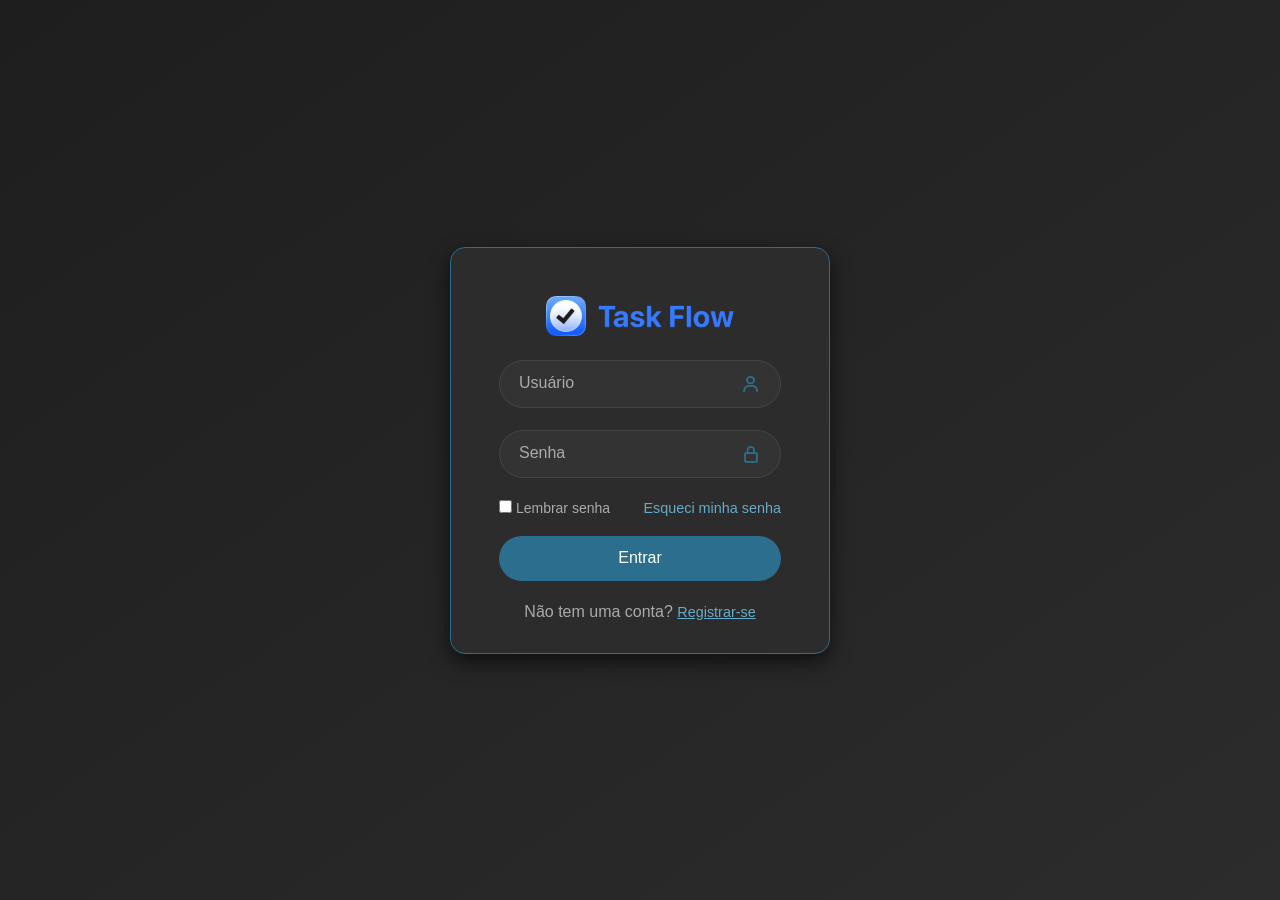
<file: index.html>
<!DOCTYPE html>
<html lang="pt-br">
<head>
    <meta charset="utf-8">
    <!-- Redireciona a raiz do site para a tela de login -->
    <meta http-equiv="refresh" content="0; url=login/login.html">
    <title>TaskFlow</title>
</head>
<body>
    <p>Redirecionando para o <a href="login/login.html">login</a>...</p>
</body>
</html>
</file>
<file: home/home.css>
/* TaskFlow - Projeto Integrador V-B
   Estilos da área interna */

* {
    margin: 0;
    padding: 0;
    box-sizing: border-box;
    font-family: "Segoe UI", "Poppins", sans-serif;
}

body {
    background: linear-gradient(145deg, #1e1e1e, #2c2c2c);
    color: #f0f0f0;
    display: flex;
    justify-content: center;
    align-items: center;
    min-height: 100vh;
}

.container {
    text-align: center;
    background-color: #2c2c2c;
    padding: 40px;
    border-radius: 15px;
    box-shadow: 0 8px 20px rgba(0, 0, 0, 0.6);
    max-width: 500px;
    width: 90%;
    border: 1px solid #2b6e8d;
}

header .logo {
    width: 80px;
    margin-bottom: 12px;
}

header h1 {
    font-size: 1.5rem;
    color: #66abc9;
    margin-bottom: 20px;
}

main p {
    margin-bottom: 24px;
    font-size: 1rem;
}

.actions {
    display: flex;
    flex-direction: column;
    gap: 12px;
}

.button {
    display: block;
    padding: 12px;
    border-radius: 24px;
    background: #2b6e8d;
    color: #fff;
    text-decoration: none;
    font-weight: 600;
    transition: background 0.2s;
}

.button:hover {
    background: #66abc9;
}

.button.logout {
    background: #a83a4b;
}

.button.logout:hover {
    background: #c75f6f;
}
</file>
<file: login/styles.css>
/* TaskFlow - Projeto Integrador V-B
   Estilos da tela de login */

* {
    margin: 0;
    padding: 0;
    box-sizing: border-box;
    font-family: "Segoe UI", "Poppins", sans-serif;
}

:root {
    --background-color: #1e1e1e;
    --card-color: #2c2c2c;
    --text-color: #f0f0f0;
    --accent-color: #2b6e8d;   /* azul principal */
    --accent-light: #66abc9;   /* azul claro */
    --border-color: #444;
    --label-color: #aaa;
    --input-bg: #333;
}

body {
    background: linear-gradient(145deg, var(--background-color), var(--card-color));
    display: flex;
    justify-content: center;
    align-items: center;
    min-height: 100vh;
    color: var(--text-color);
}

.wrapper {
    width: 100%;
    display: flex;
    justify-content: center;
    padding: 16px;
}

.login_box {
    width: 100%;
    max-width: 380px;
    background-color: var(--card-color);
    border: 1px solid var(--accent-color);
    border-radius: 15px;
    padding: 32px 28px;
    box-shadow: 0 8px 20px rgba(0, 0, 0, 0.6);
}

.login-logo {
    text-align: center;
    margin-bottom: 20px;
}

.login-logo img {
    height: 40px;     
    width: auto;       
    object-fit: contain;
}

.login-logo h1 {
    display: none;  
}

.input_box {
    position: relative;
    margin-bottom: 22px;
}

.input-field {
    width: 100%;
    height: 48px;
    background: var(--input-bg);
    border: 1px solid var(--border-color);
    border-radius: 24px;
    color: var(--text-color);
    padding: 0 44px 0 18px;
    font-size: 1rem;
    outline: none;
    transition: border-color 0.2s;
}

.input-field:focus {
    border-color: var(--accent-light);
}

.label {
    position: absolute;
    top: 14px;
    left: 20px;
    color: var(--label-color);
    transition: 0.3s;
    pointer-events: none;
    /* [MARCAÇÃO 1 - REMOVENDO FUNDO CINZA DAS DESCRIÇÕES]
       Removido 'background: var(--card-color);' para tirar a sobreposição de cor.
       Removido 'padding: 0 8px;' para alinhar perfeitamente sem a "caixa". */
}

/* Mantendo a animação do label flutuante, mas sem o fundo.
   Apenas mudamos a cor quando focado/válido. */
.input-field:focus ~ .label,
.input-field:valid ~ .label {
    top: -10px;
    left: 15px;
    font-size: 12px;
    color: var(--accent-light);
    /* Mantendo 'padding: 0 8px;' aqui no estado flutuante para afastar as letras da borda. */
    background: var(--card-color);
    padding: 0 8px;
}

.icon {
    position: absolute;
    top: 14px;
    right: 20px;
    color: var(--accent-color);
    font-size: 20px;
}

.remember-forgot {
    display: flex;
    justify-content: space-between;
    align-items: center; /* Centralizando verticalmente */
    font-size: 14px;
    margin-bottom: 20px;
    color: var(--label-color);
}

/* [MARCAÇÃO 2 - MUDANDO A COR PARA ALGO QUE SE ENCAIXE MELHOR]
   Substituindo o link azul genérico por var(--accent-light) para harmonia. */
.forgot a {
    color: var(--accent-light);
    text-decoration: none; /* Removendo o sublinhado para mais elegância */
}

.forgot a:hover {
    color: var(--hover-color);
    text-decoration: underline; /* Sublinhado no hover */
}

.input-submit {
    width: 100%;
    height: 45px;
    background: var(--accent-color);
    color: #fff;
    font-size: 16px;
    font-weight: 500;
    border: none;
    border-radius: 30px;
    cursor: pointer;
    transition: background 0.3s;
}

.input-submit:hover {
    background: var(--hover-color);
}

.register {
    text-align: center;
    margin-top: 15px;
    color: var(--label-color);
}

.register a {
    font-weight: 500;
    color: var(--accent-light);
}

.register a:hover {
    color: var(--hover-color);
}

/* [MARCAÇÃO 3 - PADRONIZANDO O TAMANHO DOS LINKS]
   Definindo um tamanho de fonte consistente para os links do rodapé. */
.remember-forgot a,
.register a {
    font-size: 0.9rem; /* Exemplo de tamanho consistente */
}

/* Responsividade*/
@media only screen and (max-width: 500px) {
    .login_box {
        padding: 2em 1em 2em 1em;
    }
}

@media (min-width: 800px) {
    .login_box {
        padding: 3em 3em 2em 3em;
        border: 1px solid var(--accent-color);
    }
}
</file>
